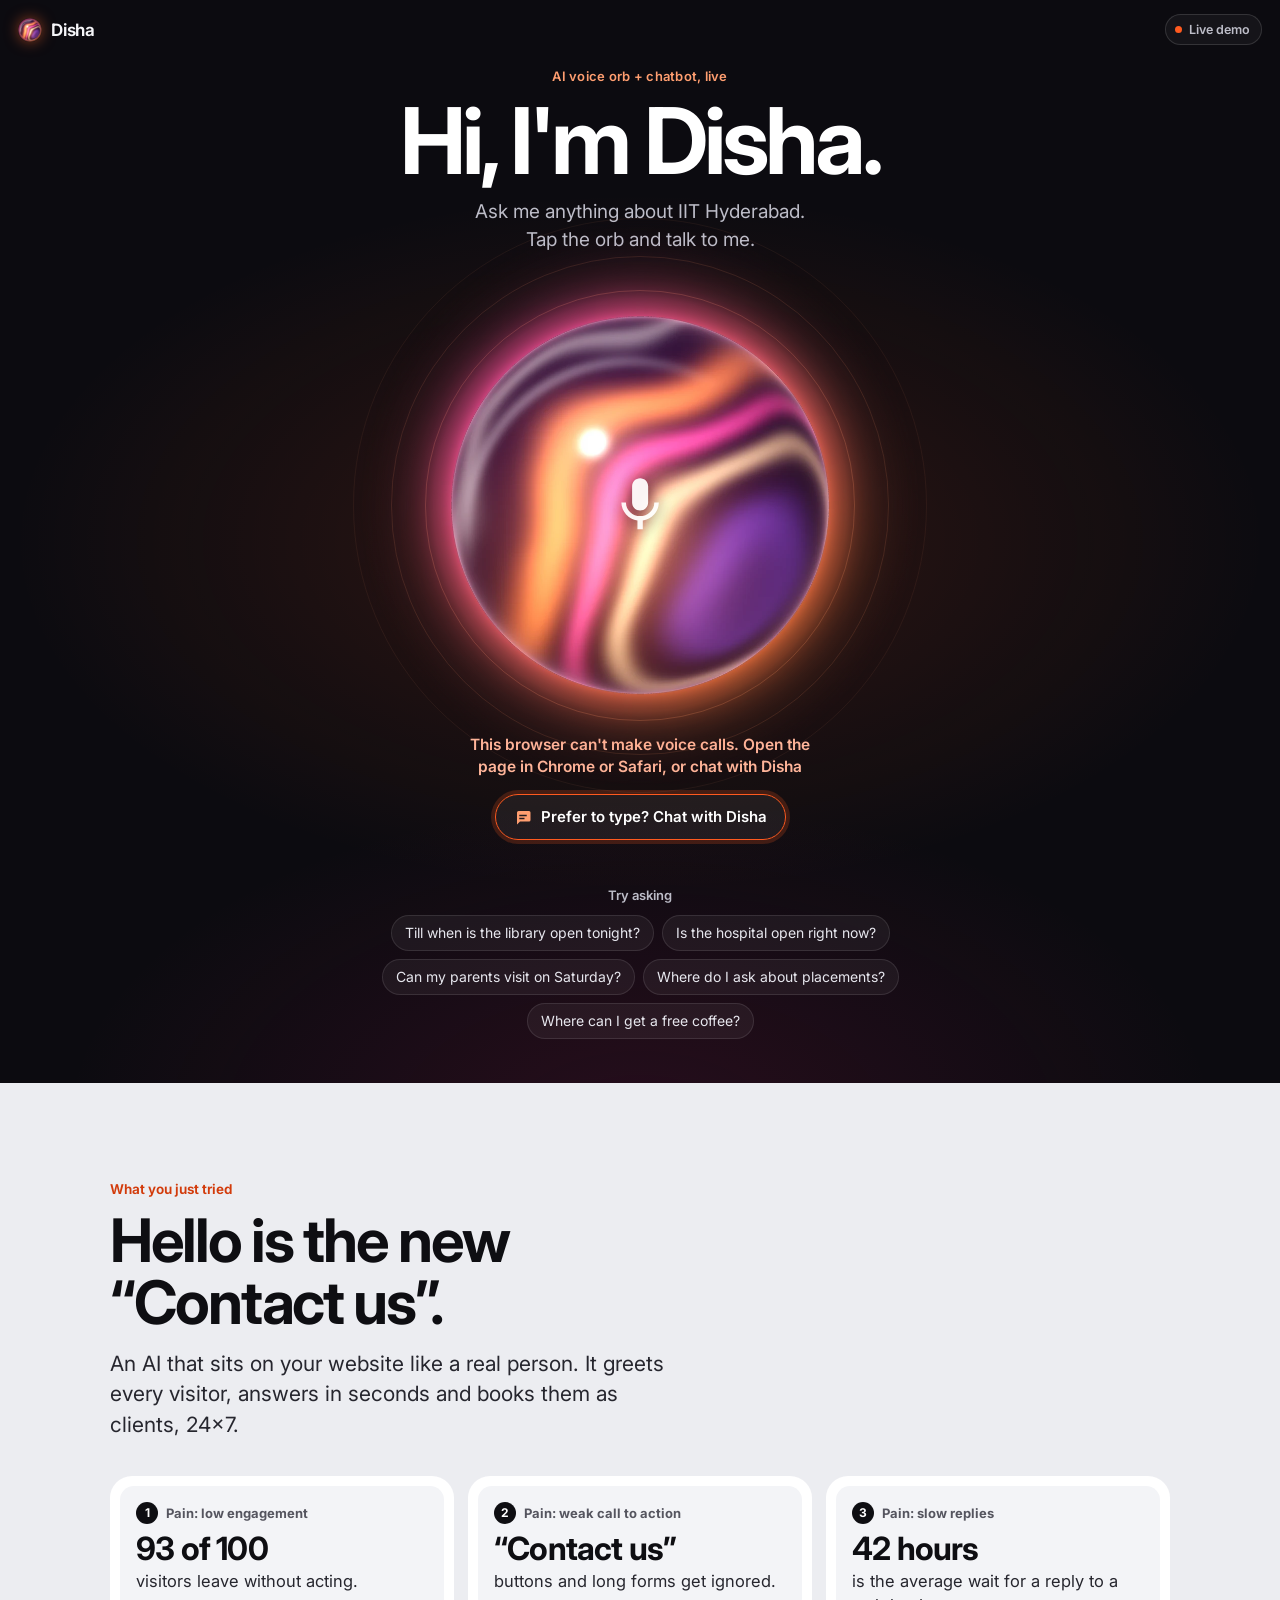
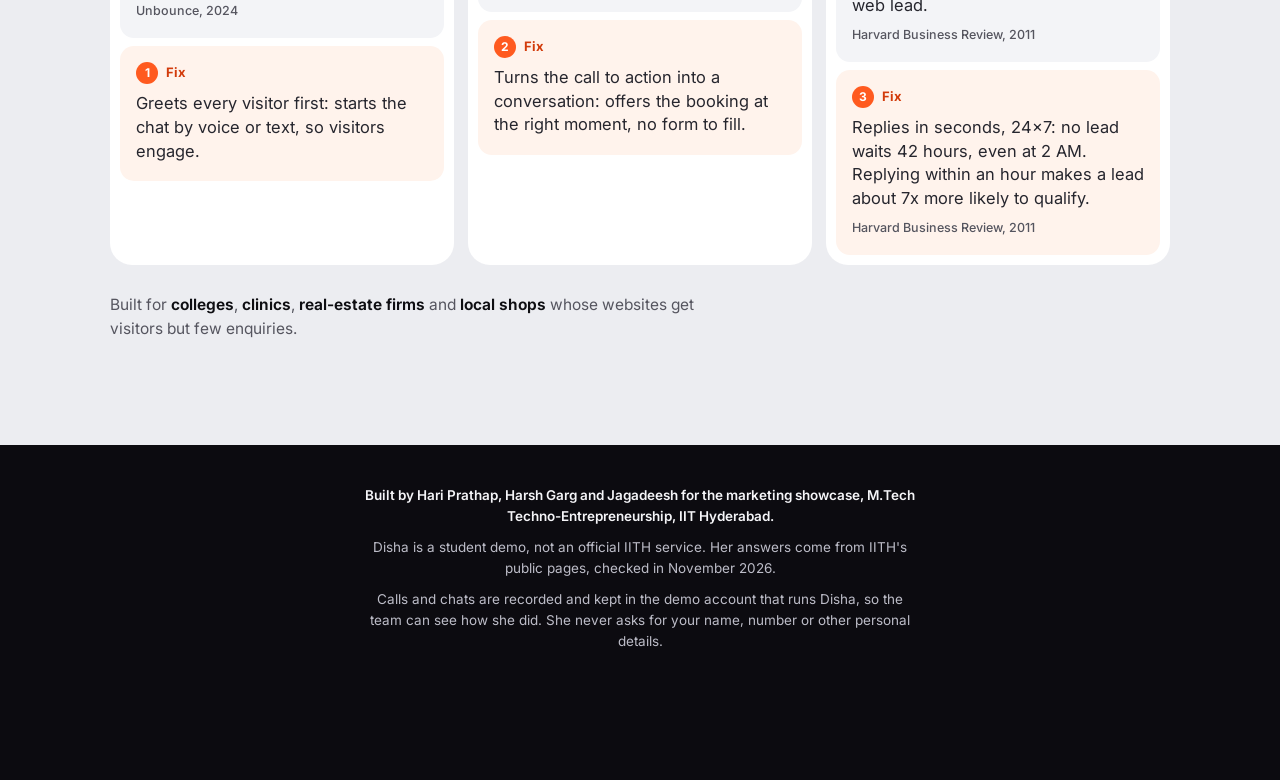
<file: index.html>
<!doctype html>
<html lang="en">
<head>
<meta charset="utf-8">
<meta name="viewport" content="width=device-width, initial-scale=1, viewport-fit=cover">
<title>Talk to Disha · AI voice orb demo</title>
<meta name="description" content="Talk to Disha, a live AI voice orb and chatbot that answers questions about IIT Hyderabad. A student demo for the IITH marketing showcase.">
<meta name="theme-color" content="#0C0B10">
<link rel="icon" href="avatar.png" type="image/png">
<link rel="preconnect" href="https://fonts.googleapis.com">
<link rel="preconnect" href="https://fonts.gstatic.com" crossorigin>
<link rel="preconnect" href="https://api.assistable.ai" crossorigin>
<link rel="preconnect" href="https://createassistants.com" crossorigin>
<link rel="preconnect" href="https://botdisplay.com">
<link rel="preconnect" href="https://unpkg.com" crossorigin>
<link href="https://fonts.googleapis.com/css2?family=Inter:opsz,wght@14..32,400..800&display=swap" rel="stylesheet">
<link rel="preload" href="orb.webp" as="image" type="image/webp">
<link rel="stylesheet" href="style.css">
</head>
<body>
  <header class="bar">
    <a class="brand" href="#top"><span class="mark" aria-hidden="true"></span>Disha</a>
    <span class="pill"><span class="dot" aria-hidden="true"></span>Live demo</span>
  </header>

  <main id="top">
    <section class="stage" id="stage" data-state="loading" aria-labelledby="hello">
      <p class="kicker">AI voice orb + chatbot, live</p>
      <h1 id="hello">Hi, I'm Disha.</h1>
      <p class="lede">Ask me anything about IIT Hyderabad. Tap the orb and talk to me.</p>

      <div class="orb" id="orb">
        <div class="orb-float">
          <span class="ring r1"></span><span class="ring r2"></span><span class="ring r3"></span>
          <img class="orb-img" src="orb.webp" alt="" width="1200" height="1200" fetchpriority="high">
          <span class="orb-glyph" aria-hidden="true">
            <svg class="g-mic" viewBox="0 0 24 24"><path d="M12 14c1.66 0 2.99-1.34 2.99-3L15 5c0-1.66-1.34-3-3-3S9 3.34 9 5v6c0 1.66 1.34 3 3 3zm5.3-3c0 3-2.54 5.1-5.3 5.1S6.7 14 6.7 11H5c0 3.41 2.72 6.23 6 6.72V21h2v-3.28c3.28-.48 6-3.3 6-6.72h-1.7z"/></svg>
            <svg class="g-end" viewBox="0 0 24 24"><path d="M12 9c-1.6 0-3.15.25-4.6.72v3.1c0 .39-.23.74-.56.9-.98.49-1.87 1.12-2.66 1.85-.18.18-.43.28-.7.28-.28 0-.53-.11-.71-.29L.29 13.08a.996.996 0 0 1 0-1.41C3.34 8.78 7.46 7 12 7s8.66 1.78 11.71 4.67a.996.996 0 0 1 0 1.41l-2.48 2.48c-.18.18-.43.29-.71.29-.27 0-.52-.11-.7-.28-.79-.74-1.69-1.36-2.67-1.85a1 1 0 0 1-.56-.9v-3.1C15.15 9.25 13.6 9 12 9z"/></svg>
          </span>
        </div>
        <!-- the voice button script puts its (invisible) call button in here, over the orb -->
        <div class="orb-hit" id="voice-orb-container"></div>
      </div>

      <p class="status" id="status" aria-live="polite">Getting Disha ready…</p>
      <p class="timer" id="timer" hidden></p>

      <button class="chat-cta" id="openChat" type="button">
        <svg viewBox="0 0 24 24" aria-hidden="true"><path d="M4 4h16a2 2 0 0 1 2 2v10a2 2 0 0 1-2 2H8l-4 4V6a2 2 0 0 1 2-2zm3 5v2h10V9H7zm0 4v2h7v-2H7z"/></svg>
        Prefer to type? Chat with Disha
      </button>

      <div class="try">
        <p class="try-label">Try asking</p>
        <ul class="try-list">
          <li>Till when is the library open tonight?</li>
          <li>Is the hospital open right now?</li>
          <li>Can my parents visit on Saturday?</li>
          <li>Where do I ask about placements?</li>
          <li>Where can I get a free coffee?</li>
        </ul>
      </div>
    </section>

    <section class="why" aria-labelledby="why-title">
      <div class="why-inner">
        <p class="eyebrow">What you just tried</p>
        <h2 id="why-title">Hello is the new “Contact us”.</h2>
        <p class="why-lede">An AI that sits on your website like a real person. It greets every visitor, answers in seconds and books them as clients, 24x7.</p>

        <ol class="pairs">
          <li class="pair">
            <div class="pain">
              <span class="tag"><span class="num">1</span>Pain: low engagement</span>
              <span class="big">93 of 100</span>
              visitors leave without acting.
              <span class="src">Unbounce, 2024</span>
            </div>
            <div class="fix">
              <span class="tag"><span class="num">1</span>Fix</span>
              Greets every visitor first: starts the chat by voice or text, so visitors engage.
            </div>
          </li>
          <li class="pair">
            <div class="pain">
              <span class="tag"><span class="num">2</span>Pain: weak call to action</span>
              <span class="big">“Contact us”</span>
              buttons and long forms get ignored.
            </div>
            <div class="fix">
              <span class="tag"><span class="num">2</span>Fix</span>
              Turns the call to action into a conversation: offers the booking at the right moment, no form to fill.
            </div>
          </li>
          <li class="pair">
            <div class="pain">
              <span class="tag"><span class="num">3</span>Pain: slow replies</span>
              <span class="big">42 hours</span>
              is the average wait for a reply to a web lead.
              <span class="src">Harvard Business Review, 2011</span>
            </div>
            <div class="fix">
              <span class="tag"><span class="num">3</span>Fix</span>
              Replies in seconds, 24x7: no lead waits 42 hours, even at 2 AM. Replying within an hour makes a lead about 7x more likely to qualify.
              <span class="src">Harvard Business Review, 2011</span>
            </div>
          </li>
        </ol>

        <p class="segments">Built for <b>colleges</b>, <b>clinics</b>, <b>real-estate firms</b> and <b>local shops</b> whose websites get visitors but few enquiries.</p>
      </div>
    </section>
  </main>

  <footer class="foot">
    <p class="credit">Built by Hari Prathap, Harsh Garg and Jagadeesh for the marketing showcase, M.Tech Techno-Entrepreneurship, IIT Hyderabad.</p>
    <p>Disha is a student demo, not an official IITH service. Her answers come from IITH's public pages, checked in November 2026.</p>
    <p>Calls and chats are recorded and kept in the demo account that runs Disha, so the team can see how she did. She never asks for your name, number or other personal details.</p>
  </footer>

  <script src="app.js"></script>
  <script src="https://botdisplay.com/button.js" defer
    data-color="#FF5A1F"
    data-theme="dark"
    data-icon="mic"
    data-button-text="Talk to Disha"
    data-active-text="End call"
    data-speaking-text="Disha is speaking"
    data-loading-text="Connecting"
    data-container="voice-orb-container"
    data-assistant-id="cmw4noo6e0026l7088wso2r31"
    data-account-id="YjwLoLvdS7bAGG4Ig4zn"></script>
  <script src="https://createassistants.com/chat-widget-v2.js"
    data-widget-id="cmw4okkjj005xl708cd1knq81"
    data-api-url="https://api.assistable.ai"></script>
</body>
</html>
</file>
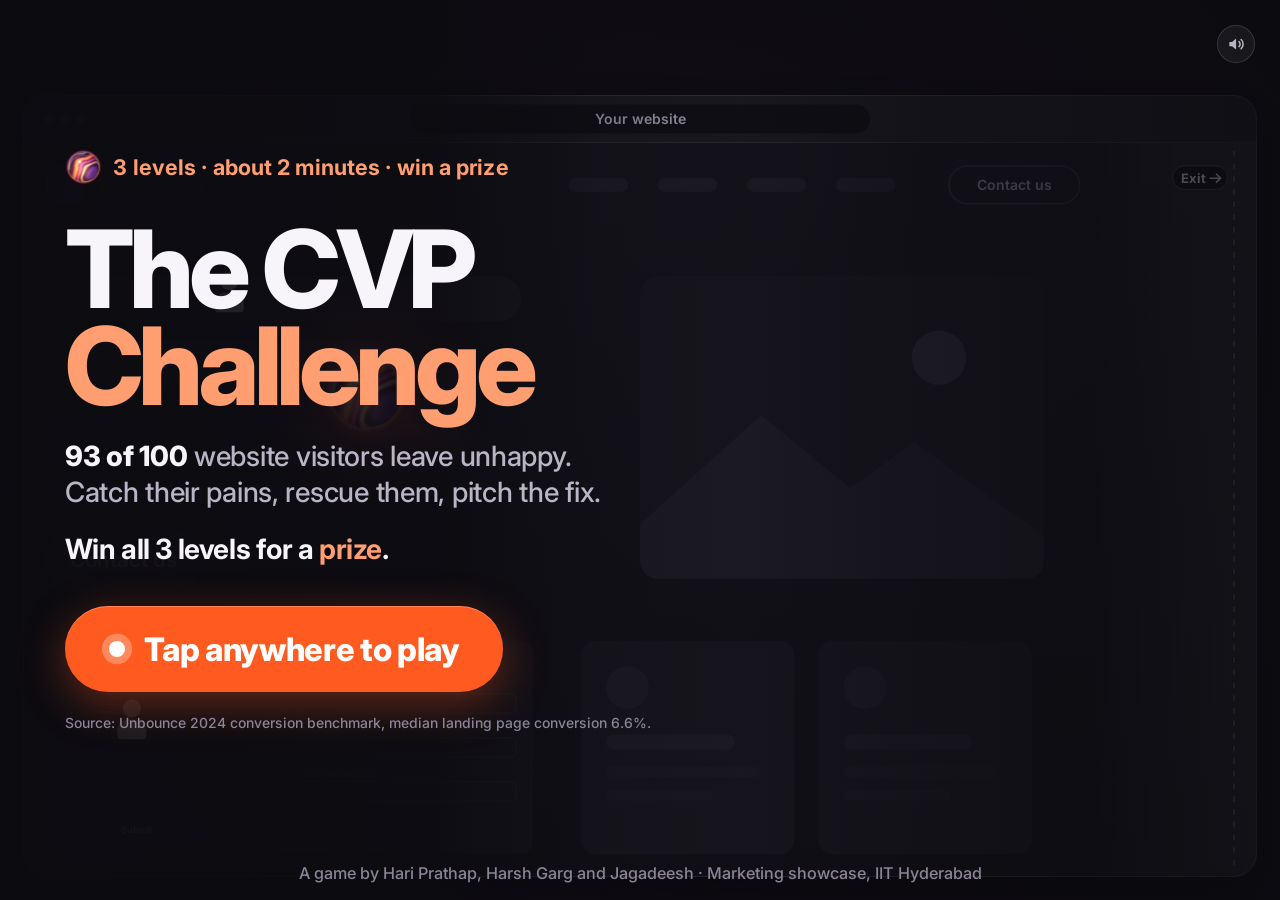
<file: game/index.html>
<!doctype html>
<html lang="en">
<head>
<meta charset="utf-8">
<meta name="viewport" content="width=device-width, initial-scale=1, maximum-scale=1, user-scalable=no, viewport-fit=cover">
<meta name="theme-color" content="#0C0B10">
<meta name="description" content="Rescue the visitors: a 30 second game about websites that say hello first.">
<title>Rescue the visitors</title>
<link rel="preconnect" href="https://fonts.googleapis.com">
<link rel="preconnect" href="https://fonts.gstatic.com" crossorigin>
<!-- Loaded without blocking, so the game still starts at once on bad Wi-Fi or offline (system font fallback). -->
<link rel="stylesheet" href="https://fonts.googleapis.com/css2?family=Inter:opsz,wght@14..32,400..800&display=swap" media="print" onload="this.media='all'">
<link rel="stylesheet" href="style.css">
<link rel="stylesheet" href="challenge.css">
</head>
<body>
<canvas id="stage" aria-label="Game area: a website with visitors walking toward the exit"></canvas>

<header id="hud" class="hud hidden" aria-live="off">
  <div class="hud-brand"><img src="orb.png" alt=""><span>Rescue the visitors</span></div>
  <div class="hud-timer" id="timer-box"><span id="timer">30</span><small>s</small></div>
  <div class="hud-stats">
    <div class="stat" id="stat-greeted"><b id="greeted">0</b><span>Greeted</span></div>
    <div class="stat stat-booked" id="stat-booked"><b id="booked">0</b><span>Booked</span></div>
    <div class="stat stat-lost" id="stat-lost"><b id="lost">0</b><span>Lost</span></div>
  </div>
</header>

<button id="mute" class="mute" type="button" aria-label="Mute sound" title="Mute sound">
  <svg viewBox="0 0 24 24" aria-hidden="true"><path class="spk" d="M4 9.5h3.2L12 5.5v13l-4.8-4H4z"/><path class="waves" d="M15.5 9a4 4 0 0 1 0 6M18 6.5a7.5 7.5 0 0 1 0 11"/><path class="x" d="M16 9.5l5 5M21 9.5l-5 5"/></svg>
</button>

<section id="attract" class="screen attract on" aria-label="Start screen">
  <div class="attract-main">
    <p class="kicker"><img src="orb.png" alt="">3 levels · about 2 minutes · win a prize</p>
    <h1>The CVP <span>Challenge</span></h1>
    <p class="lede"><strong>93 of 100</strong> website visitors leave unhappy. Catch their pains, rescue them, pitch the fix.</p>
    <p class="slogan">Win all 3 levels for a <em>prize</em>.</p>
    <div class="cta" role="button" tabindex="0">Tap anywhere to play</div>
    <p class="foot">Source: Unbounce 2024 conversion benchmark, median landing page conversion 6.6%.</p>
  </div>
  <aside class="board-card">
    <h2>Top 10 <small>Booked</small></h2>
    <ol class="board" id="board-attract"></ol>
  </aside>
  <p class="credit">A game by Hari Prathap, Harsh Garg and Jagadeesh · Marketing showcase, IIT Hyderabad</p>
</section>

<section id="countdown" class="screen countdown" aria-hidden="true">
  <div class="count" id="count">3</div>
  <p class="how">Tap a visitor or drag the orb.<br><span>Say hello before they leave.</span></p>
</section>

<section id="end" class="screen end" aria-hidden="true" aria-label="Results">
  <div class="end-main">
    <p class="kicker"><img src="orb.png" alt="">Time’s up</p>
    <h2 class="result">You booked <em id="r-n">0</em> of <span id="r-m">0</span> visitors <span class="pct">(<span id="r-p">0</span>%)</span></h2>
    <div class="compare">
      <figure><div class="dots" id="dots-you"></div><figcaption>With your orb</figcaption></figure>
      <figure><div class="dots plain" id="dots-norm"></div><figcaption>A normal website</figcaption></figure>
    </div>
    <p class="norm">A normal website keeps 7 in 100.</p>
    <p class="punch">That’s what a front desk that never sleeps does.</p>
    <p class="foot foot-end">Source: Unbounce 2024 conversion benchmark, median landing page conversion 6.6%.</p>
    <form id="initials-form" class="initials" autocomplete="off" hidden>
      <label for="initials">You made the top 10. Type your initials</label>
      <input id="initials" name="initials" maxlength="3" autocomplete="off" autocapitalize="characters" autocorrect="off" spellcheck="false" enterkeyhint="done" placeholder="___" aria-label="Your initials, 3 letters">
      <button type="submit">Save</button>
    </form>
    <p id="saved" class="saved" hidden></p>
    <div class="actions">
      <button id="again" class="btn-primary" type="button">Play again</button>
      <a class="disha" href="https://hari487-coder.github.io/disha-demo/" target="_blank" rel="noopener">Talk to Disha: <b>hari487-coder.github.io/disha-demo</b></a>
    </div>
  </div>
  <aside class="board-card">
    <h2>Top 10 <small>Booked</small></h2>
    <ol class="board" id="board-end"></ol>
  </aside>
  <p class="credit">A game by Hari Prathap, Harsh Garg and Jagadeesh · Marketing showcase, IIT Hyderabad</p>
</section>

<div class="cv-score" id="cv-score" aria-live="off"><b id="cv-points">0</b><span>points</span></div>

<section id="cv-brief" class="cv" aria-hidden="true">
  <div class="cv-in">
    <div class="cv-pips"><i id="cv-pip1"></i><i id="cv-pip2"></i><i id="cv-pip3"></i></div>
    <p class="cv-level" id="cv-b-level">Level 1 of 3</p>
    <h2 class="cv-title" id="cv-b-title"></h2>
    <p class="cv-line" id="cv-b-line"></p>
    <p class="cv-how" id="cv-b-how"></p>
    <button class="cv-go" id="cv-b-go" type="button">Go!</button>
  </div>
</section>

<section id="cv-hunt" class="cv cv-hunt" aria-hidden="true" aria-label="Catch the pains">
  <div class="cv-hunt-top" id="cv-hunt-top">
    <span class="cv-h-stat">😟 <b id="cv-h-caught">0 / 8</b></span>
    <span class="cv-h-stat cv-h-timer"><b id="cv-h-time">25</b>s</span>
    <span class="cv-h-lives" id="cv-h-lives"></span>
  </div>
  <div class="cv-arena" id="cv-arena"></div>
  <p class="cv-h-toast" id="cv-h-toast" aria-live="polite"></p>
</section>

<section id="cv-pitch" class="cv" aria-hidden="true">
  <div class="cv-in">
    <p class="cv-level">Level 3 of 3 · Build the pitch</p>
    <div class="cv-sentence" id="cv-p-sentence"></div>
    <div class="cv-chips" id="cv-p-chips"></div>
    <p class="cv-why" id="cv-p-msg" aria-live="polite"></p>
  </div>
</section>

<section id="cv-result" class="cv" aria-hidden="true">
  <div class="cv-in">
    <p class="cv-r-kicker" id="cv-r-kicker">You won!</p>
    <p class="cv-r-title" id="cv-r-title"></p>
    <ol class="cv-levels" id="cv-r-levels"></ol>
    <div class="cv-prize" id="cv-r-prize" hidden>
      <p>Show this screen at the stand to claim your prize</p>
      <p class="cv-code" id="cv-r-code">CVP-0000</p>
      <small id="cv-r-time"></small>
    </div>
    <p class="cv-points">Score <b id="cv-r-points">0</b></p>
    <p class="cv-learn" id="cv-r-learn"></p>
    <div class="cv-actions">
      <button class="cv-btn primary" id="cv-r-again" type="button">Play again</button>
      <button class="cv-btn" id="cv-r-home" type="button">Back to start</button>
      <a class="cv-btn" href="https://hari487-coder.github.io/disha-demo/" target="_blank" rel="noopener">Talk to Disha</a>
    </div>
  </div>
</section>

<canvas id="cv-confetti" aria-hidden="true"></canvas>

<script src="challenge.js"></script>
<script src="game.js"></script>
</body>
</html>
</file>
<file: style.css>
/* Disha demo. Colours and type follow the poster: Inter, the glass orb, orange #FF5A1F on night. */
:root {
  --night: #0C0B10;
  --paper: #ECEDF1;
  --tile: #FFFFFF;
  --ink: #0E0E12;
  --body: #26262E;
  --muted: #55555F;
  --orange: #FF5A1F;
  --orange-ink: #D23B0B;   /* orange text on light */
  --orange-glow: #FF9E70;  /* orange text on dark */
  --pain: #F3F4F7;
  --fix: #FFF3EC;
  --on-dark: #F5F5F8;
  --on-dark-2: #BDBDC8;
  --line-dark: rgba(255, 255, 255, 0.13);
  --font: "Inter", system-ui, -apple-system, "Segoe UI", Roboto, sans-serif;
  --orb: min(72vw, 42svh, 400px);
  color-scheme: dark;
}
* { box-sizing: border-box; }
html { background: var(--night); -webkit-text-size-adjust: 100%; }
body {
  margin: 0;
  font: 400 16px/1.55 var(--font);
  font-optical-sizing: auto;
  color: var(--on-dark);
  background: var(--night);
  -webkit-font-smoothing: antialiased;
}
a { color: inherit; }
button { font: inherit; }
:focus-visible { outline: 3px solid var(--orange-glow); outline-offset: 3px; border-radius: 10px; }

/* ---------- top bar ---------- */
.bar {
  position: absolute; top: 0; left: 0; right: 0; z-index: 3;
  display: flex; align-items: center; justify-content: space-between;
  padding: max(14px, env(safe-area-inset-top)) 18px 0;
}
.brand { display: inline-flex; align-items: center; gap: 9px; font-weight: 650; font-size: 17px; letter-spacing: -0.01em; text-decoration: none; }
.mark { width: 24px; height: 24px; border-radius: 50%; background: url("avatar.png") center / cover; box-shadow: 0 0 14px rgba(255, 106, 43, 0.5); }
.pill {
  display: inline-flex; align-items: center; gap: 7px;
  font-size: 12.5px; font-weight: 600; color: var(--on-dark-2);
  border: 1px solid var(--line-dark); border-radius: 999px; padding: 5px 11px 5px 9px;
  background: rgba(255, 255, 255, 0.04);
}
.pill .dot { width: 7px; height: 7px; border-radius: 50%; background: var(--orange); animation: beacon 2.2s ease-out infinite; }
@keyframes beacon {
  0% { box-shadow: 0 0 0 0 rgba(255, 90, 31, 0.7); }
  70%, 100% { box-shadow: 0 0 0 8px rgba(255, 90, 31, 0); }
}

/* ---------- stage (the hero) ---------- */
.stage {
  position: relative; overflow: hidden;
  min-height: 100svh;
  display: flex; flex-direction: column; align-items: center; text-align: center;
  padding: calc(66px + env(safe-area-inset-top)) 18px 44px;
  background:
    radial-gradient(70% 46% at 50% 50%, rgba(255, 90, 31, 0.15), transparent 70%),
    radial-gradient(60% 40% at 50% 104%, rgba(181, 24, 92, 0.16), transparent 75%),
    var(--night);
}
.kicker { margin: 0; font-size: 13px; font-weight: 600; letter-spacing: 0.02em; color: var(--orange-glow); }
h1 {
  margin: 10px 0 0;
  font-weight: 680; font-size: clamp(44px, 13vw, 92px); line-height: 0.98; letter-spacing: -0.045em;
  color: #fff;
}
.lede { margin: 12px auto 0; max-width: 30ch; font-size: clamp(16px, 4.3vw, 19px); line-height: 1.45; color: var(--on-dark-2); }

/* the orb: the poster's render is 1.61x the sphere, so the picture spills past the tap circle */
.orb { --lvl: 0; position: relative; flex: none; width: var(--orb); height: var(--orb); margin: clamp(30px, 7svh, 64px) auto 0; }
.orb-float { position: absolute; inset: 0; animation: breathe 5.5s ease-in-out infinite; }
.orb-img {
  position: absolute; left: 50%; top: 50%; width: 161%; height: 161%; max-width: none;
  transform: translate(-50%, -50%) scale(calc(1 + var(--lvl) * 0.12));
  pointer-events: none; user-select: none; -webkit-user-drag: none;
}
@keyframes breathe { 50% { transform: scale(1.025); } }

.ring { position: absolute; inset: -7%; border-radius: 50%; border: 1.5px solid rgba(255, 158, 112, 0.22); pointer-events: none; }
.r2 { inset: -16%; border-color: rgba(255, 158, 112, 0.13); }
.r3 { inset: -26%; border-color: rgba(255, 158, 112, 0.07); }

.orb-glyph { position: absolute; inset: 0; display: grid; place-items: center; pointer-events: none; }
.orb-glyph svg { grid-area: 1 / 1; width: 17%; height: 17%; fill: #fff; opacity: 0.93; filter: drop-shadow(0 2px 8px rgba(40, 0, 30, 0.6)); transition: opacity 0.25s ease; }
.g-end { opacity: 0 !important; }

/* the tap target: the voice button script's own button, stretched over the orb and made invisible */
.orb-hit { position: absolute; inset: 0; z-index: 2; border-radius: 50%; cursor: pointer; -webkit-tap-highlight-color: transparent; }
#vb-call-btn {
  position: absolute !important; inset: 0 !important; width: 100% !important; height: 100% !important;
  min-width: 0 !important; margin: 0 !important; padding: 0 !important; border: 0 !important; border-radius: 50% !important;
  background: transparent !important; color: transparent !important; box-shadow: none !important;
  filter: none !important; opacity: 1 !important; cursor: pointer; overflow: hidden;
}
#vb-call-btn > * {
  position: absolute !important; width: 1px !important; height: 1px !important;
  overflow: hidden !important; clip: rect(0 0 0 0) !important; white-space: nowrap !important;
}
#vb-call-btn:focus-visible { outline: 3px solid var(--orange-glow) !important; outline-offset: 10px; }

/* states, set on .stage by app.js */
.stage[data-state="connecting"] .orb::after {
  content: ""; position: absolute; inset: -4%; border-radius: 50%; pointer-events: none;
  border: 2px solid transparent; border-top-color: var(--orange-glow); border-right-color: rgba(255, 158, 112, 0.35);
  animation: spin 0.9s linear infinite;
}
@keyframes spin { to { transform: rotate(360deg); } }
.stage[data-state="connecting"] .g-mic { opacity: 0.45; }

.stage[data-state="live"] .ring,
.stage[data-state="speaking"] .ring { animation: ripple 2.4s ease-out infinite; }
.stage[data-state="live"] .r2, .stage[data-state="speaking"] .r2 { animation-delay: 0.8s; }
.stage[data-state="live"] .r3, .stage[data-state="speaking"] .r3 { animation-delay: 1.6s; }
.stage[data-state="speaking"] .ring { border-color: rgba(255, 158, 112, 0.42); }
@keyframes ripple { from { transform: scale(0.94); opacity: 1; } to { transform: scale(1.2); opacity: 0; } }

.stage[data-state="live"] .g-mic, .stage[data-state="speaking"] .g-mic { opacity: 0; }
.stage[data-state="live"] .g-end, .stage[data-state="speaking"] .g-end { opacity: 0.93 !important; }
.stage[data-state="live"] .orb-float, .stage[data-state="speaking"] .orb-float { animation: none; }

.status {
  margin: clamp(26px, 5svh, 40px) 0 0; min-height: 1.5em; max-width: 34ch;
  font-size: 15.5px; font-weight: 600; line-height: 1.4; color: var(--orange-glow);
}
.stage[data-state="error"] .status { color: #FFB59A; }
.timer { margin: 6px 0 0; font-size: 13px; font-weight: 500; color: var(--on-dark-2); font-variant-numeric: tabular-nums; }

/* iPhones and Safari: no voice level, so the orb pulses on a steady beat during a call */
.stage.no-level[data-state="live"] .orb-float { animation: talkpulse 1.8s ease-in-out infinite; }
@keyframes talkpulse { 50% { transform: scale(1.04); } }

.chat-cta {
  margin-top: 16px; display: inline-flex; align-items: center; gap: 9px;
  font-weight: 600; font-size: 15px; line-height: 1; color: #fff;
  background: rgba(255, 255, 255, 0.06); border: 1px solid var(--line-dark); border-radius: 999px;
  padding: 13px 18px; cursor: pointer; transition: background 0.2s ease, border-color 0.2s ease, box-shadow 0.2s ease;
}
.chat-cta:hover { background: rgba(255, 255, 255, 0.1); }
.chat-cta svg { width: 18px; height: 18px; fill: var(--orange-glow); flex: none; }
.chat-cta.nudge { border-color: var(--orange); box-shadow: 0 0 0 4px rgba(255, 90, 31, 0.2); }

.try { margin-top: clamp(28px, 5svh, 48px); width: 100%; max-width: 600px; }
.try-label { margin: 0 0 10px; font-size: 13px; font-weight: 600; color: var(--on-dark-2); }
.try-list { list-style: none; margin: 0; padding: 0; display: flex; flex-wrap: wrap; justify-content: center; gap: 8px; }
.try-list li {
  font-size: 14px; line-height: 1.3; color: #E7E7EE;
  background: rgba(255, 255, 255, 0.05); border: 1px solid rgba(255, 255, 255, 0.1);
  border-radius: 999px; padding: 8px 13px;
}

/* ---------- why it matters (light, like the poster's tiles) ---------- */
.why { background: var(--paper); color: var(--body); padding: 64px 18px 76px; color-scheme: light; }
.why-inner { max-width: 1060px; margin: 0 auto; }
.eyebrow { margin: 0; font-size: 13.5px; font-weight: 650; color: var(--orange-ink); }
.why h2 { margin: 10px 0 0; max-width: 15ch; font-weight: 680; font-size: clamp(34px, 8.6vw, 60px); line-height: 1.02; letter-spacing: -0.038em; color: var(--ink); }
.why-lede { margin: 16px 0 0; max-width: 44ch; font-size: clamp(17px, 4.4vw, 21px); line-height: 1.45; color: var(--body); }

.pairs { list-style: none; margin: 36px 0 0; padding: 0; display: grid; gap: 14px; }
.pair { background: var(--tile); border-radius: 22px; padding: 10px; display: grid; gap: 8px; align-content: start; }
.pain, .fix { border-radius: 14px; padding: 16px 16px 18px; font-size: 16.5px; line-height: 1.45; color: var(--body); }
.pain { background: var(--pain); }
.fix { background: var(--fix); }
.tag { display: flex; align-items: center; gap: 8px; margin-bottom: 8px; font-size: 13px; font-weight: 700; }
.pain .tag { color: var(--muted); }
.fix .tag { color: var(--orange-ink); }
.num { display: inline-grid; place-items: center; width: 22px; height: 22px; border-radius: 50%; font-size: 12px; font-weight: 700; color: #fff; background: var(--ink); flex: none; }
.fix .num { background: var(--orange); }
.big { display: block; margin: 2px 0 4px; font-size: 32px; line-height: 1.05; font-weight: 700; letter-spacing: -0.025em; color: var(--ink); }
.src { display: block; margin-top: 8px; font-size: 12.5px; font-weight: 500; color: var(--muted); }
.segments { margin: 28px 0 0; max-width: 60ch; font-size: 15.5px; color: var(--muted); }
.segments b { color: var(--ink); font-weight: 650; }

@media (min-width: 860px) {
  .pairs { grid-template-columns: repeat(3, 1fr); }
  .why { padding: 96px 32px 104px; }
}

/* ---------- footer ---------- */
.foot {
  background: var(--night); color: var(--on-dark-2);
  padding: 40px 18px calc(118px + env(safe-area-inset-bottom));
  text-align: center; font-size: 13.5px; line-height: 1.55;
}
.foot p { margin: 0 auto 10px; max-width: 62ch; }
.foot .credit { color: var(--on-dark); font-weight: 600; }

@media (prefers-reduced-motion: reduce) {
  .orb-float, .ring, .pill .dot, .orb::after { animation: none !important; }
  .orb-img { transform: translate(-50%, -50%); }
}
</file>
<file: game/style.css>
/* Rescue the visitors: stand game styles */
:root {
  --bg: #0C0B10;
  --ink: #F7F5FA;
  --muted: #BAB5C6;
  --dim: #8A8496;
  --line: rgba(255, 255, 255, .10);
  --orange: #FF5A1F;
  --orange-ink: #FF9E70;
  --yellow: #FFC21A;
  --card: rgba(19, 17, 26, .78);
  --font: "Inter", system-ui, -apple-system, "Segoe UI", Roboto, Helvetica, Arial, sans-serif;
  --hud-h: clamp(64px, 10.5vh, 124px);
  --gut: clamp(16px, 4.5vmin, 72px);
}

* { box-sizing: border-box; margin: 0; padding: 0; }
[hidden] { display: none !important; }

html, body {
  height: 100%;
  background: var(--bg);
  color: var(--ink);
  font-family: var(--font);
  font-optical-sizing: auto;
  overflow: hidden;
  overscroll-behavior: none;
  touch-action: none;
  -webkit-user-select: none;
  user-select: none;
  -webkit-tap-highlight-color: transparent;
  -webkit-text-size-adjust: 100%;
  -webkit-font-smoothing: antialiased;
  -moz-osx-font-smoothing: grayscale;
}
body { position: fixed; inset: 0; }
button, input { font: inherit; color: inherit; }

#stage { position: fixed; inset: 0; display: block; touch-action: none; cursor: crosshair; }

/* ---------- HUD ---------- */
.hud {
  position: fixed; top: 0; left: 0; right: 0; height: var(--hud-h); z-index: 3;
  display: grid; grid-template-columns: 1fr auto 1fr; align-items: center;
  padding: 0 clamp(14px, 3vmin, 56px);
  pointer-events: none;
  transition: opacity .35s ease;
}
.hud.hidden { opacity: 0; visibility: hidden; }
.hud-brand { display: flex; align-items: center; gap: .55em; font-weight: 700; font-size: clamp(14px, 2.4vmin, 28px); letter-spacing: -.01em; }
.hud-brand img { width: 1.9em; height: 1.9em; }
.hud-timer {
  display: flex; align-items: baseline; gap: .06em;
  font-weight: 800; font-size: clamp(36px, 7vmin, 84px); line-height: 1;
  font-variant-numeric: tabular-nums; letter-spacing: -.04em;
}
.hud-timer small { font-size: .4em; font-weight: 700; color: var(--muted); letter-spacing: 0; }
.hud-timer.hurry { color: var(--orange-ink); animation: tick 1s ease-in-out infinite; }
@keyframes tick { 0%, 100% { transform: scale(1); } 12% { transform: scale(1.12); } }

.hud-stats { justify-self: end; display: flex; gap: clamp(14px, 3.4vmin, 56px); }
.stat { display: flex; flex-direction: column; align-items: center; line-height: 1; min-width: 2.2em; }
.stat b { display: block; font-size: clamp(30px, 6.4vmin, 76px); font-weight: 800; font-variant-numeric: tabular-nums; letter-spacing: -.035em; }
.stat span { margin-top: .4em; font-size: clamp(11px, 1.8vmin, 21px); font-weight: 600; color: var(--muted); letter-spacing: .01em; }
.stat-booked b { color: var(--orange-ink); }
.stat-lost b { color: var(--dim); }
.stat.bump b { animation: bump .45s cubic-bezier(.2, 1.6, .4, 1); }
@keyframes bump { 0% { transform: scale(1); } 35% { transform: scale(1.3); } 100% { transform: scale(1); } }

/* ---------- mute ---------- */
.mute {
  position: fixed; z-index: 30; top: 8px; right: 8px; width: 40px; height: 40px;
  display: grid; place-items: center; padding: 0;
  border-radius: 999px; border: 1px solid rgba(255, 255, 255, .14);
  background: rgba(255, 255, 255, .05); color: var(--muted);
  cursor: pointer; touch-action: manipulation;
  transition: background .2s, color .2s;
}
.mute:hover { background: rgba(255, 255, 255, .1); color: var(--ink); }
.mute:focus-visible { outline: 2px solid var(--orange-ink); outline-offset: 2px; }
.mute svg { width: 56%; height: 56%; fill: none; stroke: currentColor; stroke-width: 1.8; stroke-linecap: round; stroke-linejoin: round; }
.mute .spk { fill: currentColor; stroke: none; }
.mute .x { display: none; }
.mute.off .waves { display: none; }
.mute.off .x { display: inline; }

/* ---------- screens ---------- */
.screen {
  position: fixed; inset: 0; z-index: 10;
  opacity: 0; visibility: hidden;
  transition: opacity .45s ease, visibility 0s linear .45s;
}
.screen.on { opacity: 1; visibility: visible; transition: opacity .45s ease; }

.kicker { display: flex; align-items: center; gap: .55em; color: var(--orange-ink); font-weight: 700; font-size: clamp(14px, 2.4vmin, 28px); letter-spacing: .005em; }
.kicker img { width: 1.7em; height: 1.7em; }

.foot { margin-top: 1.6em; font-size: clamp(11px, 1.55vmin, 17px); color: var(--dim); font-weight: 500; }
.credit {
  position: absolute; left: 0; right: 0; bottom: calc(var(--gut) * .42);
  padding: 0 var(--gut); text-align: center;
  font-size: clamp(11px, 1.8vmin, 20px); color: var(--dim); font-weight: 500;
}

/* attract */
.attract {
  display: flex; justify-content: space-between; align-items: center; gap: 4vw;
  padding: var(--gut) calc(var(--gut) * 1.6) calc(var(--gut) * 1.5);
  cursor: pointer;
  background:
    linear-gradient(90deg, rgba(12, 11, 16, .95) 0%, rgba(12, 11, 16, .86) 34%, rgba(12, 11, 16, .25) 47%, rgba(12, 11, 16, .12) 58%, rgba(12, 11, 16, .45) 72%, rgba(12, 11, 16, .7) 100%);
}
.attract-main { flex: 0 1 auto; max-width: 46vw; }
.attract .board-card { flex: 0 0 auto; width: clamp(320px, 23vw, 460px); }
.attract h1 { margin-top: .32em; font-size: clamp(46px, 12vmin, 156px); line-height: .9; font-weight: 800; letter-spacing: -.05em; }
.attract h1 span { display: block; color: var(--orange-ink); }
.lede { margin-top: .9em; max-width: 21em; font-size: clamp(17px, 3.1vmin, 36px); line-height: 1.28; color: var(--muted); font-weight: 500; letter-spacing: -.01em; }
.lede strong { color: var(--ink); font-weight: 800; }
.slogan { margin-top: .75em; font-size: clamp(17px, 3.1vmin, 36px); font-weight: 700; letter-spacing: -.015em; }
.slogan em { font-style: normal; color: var(--orange-ink); }
.cta {
  margin-top: 1.25em; display: inline-flex; align-items: center; gap: .6em;
  padding: .72em 1.35em; border-radius: 999px;
  background: var(--orange); color: #fff;
  font-weight: 800; font-size: clamp(19px, 3.6vmin, 44px); letter-spacing: -.01em;
  box-shadow: 0 12px 44px rgba(255, 90, 31, .35), inset 0 1px 0 rgba(255, 255, 255, .25);
  animation: breathe 1.9s ease-in-out infinite;
}
.cta::before { content: ""; width: .5em; height: .5em; border-radius: 50%; background: #fff; box-shadow: 0 0 0 .22em rgba(255, 255, 255, .28); }
@keyframes breathe {
  0%, 100% { transform: scale(1); box-shadow: 0 12px 44px rgba(255, 90, 31, .30), inset 0 1px 0 rgba(255, 255, 255, .25); }
  50% { transform: scale(1.04); box-shadow: 0 12px 70px rgba(255, 90, 31, .60), inset 0 1px 0 rgba(255, 255, 255, .25); }
}

/* leaderboard card */
.board-card {
  align-self: center; width: 100%;
  background: var(--card); border: 1px solid var(--line);
  border-radius: clamp(16px, 2.4vmin, 30px);
  padding: clamp(14px, 2.8vmin, 36px) clamp(16px, 3.2vmin, 42px);
  -webkit-backdrop-filter: blur(14px); backdrop-filter: blur(14px);
  box-shadow: 0 30px 80px rgba(0, 0, 0, .45);
}
.board-card h2 { display: flex; justify-content: space-between; align-items: baseline; font-size: clamp(19px, 3.3vmin, 38px); font-weight: 800; letter-spacing: -.02em; margin-bottom: .4em; }
.board-card h2 small { font-size: .5em; color: var(--dim); font-weight: 600; letter-spacing: 0; }
.board { list-style: none; }
.board li {
  display: grid; grid-template-columns: 1.6em 1fr auto 3.3em; align-items: baseline; gap: .55em;
  padding: .36em 0; border-top: 1px solid rgba(255, 255, 255, .07);
  font-size: clamp(14px, 2.75vmin, 31px); font-variant-numeric: tabular-nums;
}
.board li:first-child { border-top: 0; }
.board .rk { color: var(--dim); font-weight: 700; }
.board .nm { font-weight: 800; letter-spacing: .14em; }
.board .sc { color: var(--muted); font-weight: 500; font-size: .78em; }
.board .pc { text-align: right; font-weight: 800; color: var(--orange-ink); }
.board li:first-child .rk { color: var(--orange-ink); }
.board li.me { background: linear-gradient(90deg, rgba(255, 90, 31, .26), rgba(255, 90, 31, 0)); border-radius: 10px; margin: 0 -.45em; padding-left: .45em; padding-right: .45em; border-top-color: transparent; }
.board li.me + li { border-top-color: transparent; }
.board li.empty { display: block; color: var(--muted); font-weight: 500; padding: .7em 0 .4em; font-size: clamp(14px, 2.4vmin, 26px); }

/* countdown */
.countdown {
  display: flex; flex-direction: column; align-items: center; justify-content: center;
  pointer-events: none;
  background: radial-gradient(circle at 50% 56%, rgba(12, 11, 16, .30), rgba(12, 11, 16, .72));
}
.count { font-size: clamp(120px, 36vmin, 400px); font-weight: 800; letter-spacing: -.06em; line-height: .9; text-shadow: 0 0 80px rgba(255, 90, 31, .5); }
.count.go { color: var(--orange-ink); }
.count.pop { animation: pop .5s cubic-bezier(.2, 1.5, .4, 1); }
@keyframes pop { 0% { transform: scale(.55); opacity: 0; } 100% { transform: scale(1); opacity: 1; } }
.how { margin-top: .7em; padding: 0 var(--gut); text-align: center; font-size: clamp(19px, 3.8vmin, 46px); font-weight: 700; line-height: 1.3; letter-spacing: -.015em; }
.how span { color: var(--orange-ink); }

/* end */
.end {
  display: grid; grid-template-columns: minmax(0, 1.3fr) minmax(300px, .7fr);
  align-items: center; column-gap: 5vw;
  padding: var(--gut) calc(var(--gut) * 1.6) calc(var(--gut) * 1.5);
  background: rgba(12, 11, 16, .9);
  overflow-y: auto; touch-action: pan-y;
}
.result { margin-top: .35em; font-size: clamp(30px, 6.6vmin, 86px); line-height: 1.02; font-weight: 800; letter-spacing: -.04em; max-width: 13em; }
.result em, .result .pct { font-style: normal; color: var(--orange-ink); }
.compare { display: flex; gap: clamp(18px, 4.4vmin, 60px); margin-top: clamp(16px, 3.4vmin, 44px); }
.compare figure { display: flex; flex-direction: column; gap: .7em; }
.dots { display: grid; grid-template-columns: repeat(10, 1fr); gap: clamp(3px, .6vmin, 8px); width: clamp(104px, 17vmin, 210px); }
.dots i { display: block; aspect-ratio: 1 / 1; border-radius: 50%; background: rgba(255, 255, 255, .13); transition: background .3s ease, box-shadow .3s ease; }
.dots i.on { background: var(--orange); box-shadow: 0 0 10px rgba(255, 90, 31, .55); }
.dots.plain i.on { background: #D9D4E2; box-shadow: none; }
figcaption { font-size: clamp(13px, 2.1vmin, 24px); color: var(--muted); font-weight: 600; }
.norm { margin-top: clamp(16px, 3.2vmin, 40px); font-size: clamp(18px, 3.4vmin, 40px); font-weight: 600; letter-spacing: -.015em; }
.punch { margin-top: .2em; font-size: clamp(18px, 3.4vmin, 40px); font-weight: 800; color: var(--orange-ink); letter-spacing: -.02em; }
.foot-end { margin-top: .9em; }
.initials input::placeholder { letter-spacing: .22em; }

.initials { display: flex; flex-wrap: wrap; align-items: center; gap: .7em; margin-top: clamp(16px, 3.2vmin, 40px); font-size: clamp(14px, 2.3vmin, 26px); }
.initials label { width: 100%; font-weight: 700; }
.initials input {
  width: 4.4em; padding: .14em .2em .14em .4em;
  font-size: clamp(30px, 5.4vmin, 62px); font-weight: 800; letter-spacing: .22em; text-transform: uppercase; text-align: center;
  background: rgba(255, 255, 255, .06); border: 2px solid rgba(255, 158, 112, .55); border-radius: 14px;
  outline: none; caret-color: var(--orange);
  -webkit-user-select: text; user-select: text; touch-action: manipulation;
}
.initials input::placeholder { color: rgba(255, 255, 255, .18); }
.initials input:focus { border-color: var(--orange); box-shadow: 0 0 0 5px rgba(255, 90, 31, .25); }
.initials button {
  padding: .75em 1.4em; border-radius: 999px; border: 1px solid rgba(255, 255, 255, .2);
  background: rgba(255, 255, 255, .1); font-weight: 800; cursor: pointer; touch-action: manipulation;
}
.initials button:hover { background: rgba(255, 255, 255, .16); }
.saved { margin-top: clamp(16px, 3.2vmin, 40px); font-size: clamp(15px, 2.4vmin, 28px); font-weight: 700; }

.actions { display: flex; flex-wrap: wrap; align-items: center; gap: clamp(14px, 3.4vmin, 44px); margin-top: clamp(18px, 3.8vmin, 48px); }
.btn-primary {
  padding: .6em 1.5em; border: 0; border-radius: 999px;
  background: var(--orange); color: #fff;
  font-weight: 800; font-size: clamp(21px, 4vmin, 48px); letter-spacing: -.01em;
  cursor: pointer; touch-action: manipulation;
  box-shadow: 0 12px 44px rgba(255, 90, 31, .38), inset 0 1px 0 rgba(255, 255, 255, .25);
  transition: transform .15s ease;
}
.btn-primary:hover { transform: scale(1.03); }
.btn-primary:active { transform: scale(.98); }
.btn-primary:focus-visible, .initials button:focus-visible, .disha:focus-visible { outline: 3px solid var(--orange-ink); outline-offset: 4px; }
.disha { color: var(--ink); font-weight: 600; font-size: clamp(14px, 2.4vmin, 28px); text-decoration: none; line-height: 1.35; }
.disha b { color: var(--orange-ink); font-weight: 700; border-bottom: 2px solid rgba(255, 158, 112, .5); white-space: nowrap; }

/* ---------- portrait and phones ---------- */
@media (max-aspect-ratio: 1/1) {
  :root { --hud-h: clamp(66px, 10vh, 108px); --gut: clamp(16px, 5vw, 48px); }
  .hud { grid-template-columns: auto 1fr; }
  .hud-brand { display: none; }
  .hud-timer { font-size: clamp(36px, 10vw, 84px); }
  .hud-stats { gap: clamp(14px, 6vw, 48px); }
  .stat b { font-size: clamp(28px, 8.6vw, 76px); }
  .stat span { font-size: clamp(11px, 3vw, 21px); }

  .attract, .end {
    grid-template-columns: 1fr; align-content: start; row-gap: clamp(16px, 3vh, 36px);
    padding: calc(var(--gut) * 1.1) var(--gut) calc(var(--gut) * 3.2);
  }
  .attract {
    flex-direction: column; justify-content: flex-start; align-items: stretch; gap: clamp(16px, 3vh, 36px);
    background: linear-gradient(180deg, rgba(12, 11, 16, .94) 0%, rgba(12, 11, 16, .8) 46%, rgba(12, 11, 16, .6) 72%, rgba(12, 11, 16, .92) 100%);
  }
  .attract-main { max-width: none; }
  .attract .board-card { width: 100%; }
  .attract h1 { font-size: clamp(46px, 14vw, 120px); }
  .lede, .slogan { font-size: clamp(16px, 4.4vw, 34px); }
  .cta { font-size: clamp(18px, 5vw, 40px); }
  .foot { margin-top: 1em; }
  .board li { font-size: clamp(14px, 4.1vw, 30px); padding: .26em 0; }
  .board-card { padding: clamp(12px, 3.6vw, 32px) clamp(14px, 4.4vw, 36px); }
  .credit { font-size: clamp(11px, 3vw, 20px); }
  .end { background: rgba(12, 11, 16, .93); }
  .end .credit { position: static; padding: 0; margin-top: 8px; text-align: left; }
  .result { font-size: clamp(30px, 8.6vw, 80px); }
  .norm, .punch { font-size: clamp(17px, 4.8vw, 38px); }
  .dots { width: clamp(100px, 30vw, 200px); }
  .btn-primary { font-size: clamp(20px, 5.6vw, 44px); }
  .disha { font-size: clamp(14px, 3.8vw, 26px); }
}

@media (max-height: 520px) and (min-aspect-ratio: 1/1) {
  .board li { padding: .18em 0; font-size: 13px; }
  .attract h1 { font-size: 44px; }
  .foot { display: none; }
}
</file>
<file: game/challenge.css>
/* The CVP Challenge screens. Sits over the game canvas; the game's demo keeps playing behind. */
.cv {
  position: fixed; inset: 0; z-index: 20; display: none;
  align-items: center; justify-content: center; padding: 64px var(--gut) 32px;
  background: radial-gradient(70% 60% at 50% 40%, rgba(255, 90, 31, .14), transparent 70%), rgba(12, 11, 16, .86);
  backdrop-filter: blur(6px); -webkit-backdrop-filter: blur(6px);
  overflow-y: auto;
}
.cv.on { display: flex; animation: cv-in .35s ease both; }
.cv-in { width: min(720px, 100%); text-align: center; }
@keyframes cv-in { from { opacity: 0; } to { opacity: 1; } }

/* score pill */
.cv-score {
  position: fixed; z-index: 25; top: 10px; left: 50%; transform: translateX(-50%);
  display: none; align-items: baseline; gap: 8px; padding: 7px 16px; border-radius: 999px;
  background: rgba(255, 255, 255, .07); border: 1px solid var(--line); font-weight: 700;
}
.cv-score.on { display: flex; }
.cv-score b { font-size: 20px; color: var(--yellow); font-variant-numeric: tabular-nums; }
.cv-score span { font-size: 12px; color: var(--muted); }
.cv-score.bump { animation: cv-bump .35s ease; }
@keyframes cv-bump { 40% { transform: translateX(-50%) scale(1.18); } }
.cv-float {
  position: fixed; z-index: 40; transform: translate(-50%, 0); pointer-events: none;
  font-weight: 800; font-size: 22px; color: var(--yellow); text-shadow: 0 2px 12px rgba(255, 194, 26, .5);
  animation: cv-float .9s ease-out forwards;
}
@keyframes cv-float { to { transform: translate(-50%, -70px); opacity: 0; } }

/* level brief */
.cv-pips { display: flex; justify-content: center; gap: 8px; margin-bottom: 18px; }
.cv-pips i { width: 34px; height: 6px; border-radius: 3px; background: rgba(255, 255, 255, .12); }
.cv-pips i.done { background: var(--orange); }
.cv-pips i.now { background: var(--yellow); animation: cv-pulse 1.2s ease-in-out infinite; }
@keyframes cv-pulse { 50% { opacity: .45; } }
.cv-level { margin: 0; color: var(--orange-ink); font-weight: 700; font-size: 15px; letter-spacing: .02em; }
.cv-title { margin: 8px 0 0; font-size: clamp(40px, 9vw, 76px); font-weight: 750; line-height: 1; letter-spacing: -.04em; }
.cv-line { margin: 16px auto 0; max-width: 32ch; font-size: clamp(18px, 3.4vw, 24px); font-weight: 600; line-height: 1.35; }
.cv-how { margin: 12px auto 0; max-width: 46ch; font-size: clamp(15px, 2.6vw, 18px); line-height: 1.5; color: var(--muted); }
.cv-go {
  margin-top: 28px; min-width: 220px; padding: 18px 32px; border: 0; border-radius: 999px; cursor: pointer;
  font: 750 20px/1 var(--font); color: #fff; background: var(--orange);
  box-shadow: 0 10px 34px rgba(255, 90, 31, .45); animation: cv-breathe 1.8s ease-in-out infinite;
}
.cv-go:focus-visible, .cv-opt:focus-visible, .cv-chip:focus-visible, .cv-btn:focus-visible { outline: 3px solid var(--yellow); outline-offset: 3px; }
@keyframes cv-breathe { 50% { transform: scale(1.05); } }

/* level 1: canvas sort */
.cv-q-top { display: flex; justify-content: space-between; align-items: center; font-weight: 700; color: var(--muted); font-size: 14px; }
.cv-streak { color: var(--yellow); }
.cv-bar { height: 8px; margin: 10px 0 18px; border-radius: 4px; background: rgba(255, 255, 255, .1); overflow: hidden; }
.cv-bar i { display: block; height: 100%; background: linear-gradient(90deg, var(--orange), var(--yellow)); transform-origin: left; }
.cv-card {
  padding: clamp(22px, 5vw, 40px); border-radius: 24px; background: #fff; color: #0E0E12;
  font-size: clamp(21px, 4.6vw, 32px); font-weight: 650; line-height: 1.28; letter-spacing: -.01em;
  box-shadow: 0 24px 60px rgba(0, 0, 0, .45); transition: box-shadow .25s ease;
}
.cv-card.deal { animation: cv-deal .45s cubic-bezier(.2, 1.3, .4, 1) both; }
@keyframes cv-deal { from { transform: translateY(40px) rotate(-3deg) scale(.92); opacity: 0; } }
.cv-card.good { box-shadow: 0 0 0 5px #4ADE80, 0 24px 60px rgba(74, 222, 128, .35); }
.cv-card.shake, .cv-gap.shake { animation: cv-shake .45s ease; }
@keyframes cv-shake { 20%, 60% { transform: translateX(-10px); } 40%, 80% { transform: translateX(10px); } }
.cv-q-ask { margin: 22px 0 12px; color: var(--muted); font-weight: 600; font-size: 15px; }
.cv-opts { display: grid; grid-template-columns: repeat(3, 1fr); gap: 12px; }
.cv-opt {
  --c: #fff; min-height: 76px; padding: 12px; border-radius: 18px; cursor: pointer;
  border: 2px solid var(--c); background: color-mix(in srgb, var(--c) 14%, transparent);
  color: #fff; font: 700 clamp(15px, 3.2vw, 19px)/1.2 var(--font); transition: transform .12s ease, background .2s ease;
}
.cv-opt:hover:not(:disabled) { transform: translateY(-3px); background: color-mix(in srgb, var(--c) 26%, transparent); }
.cv-opt:active:not(:disabled) { transform: scale(.96); }
.cv-opt:disabled { cursor: default; opacity: .4; }
.cv-opt.right { opacity: 1; background: var(--c); color: #0E0E12; transform: scale(1.04); }
.cv-opt.wrong { opacity: 1; background: #3a1414; border-color: #FF6B6B; animation: cv-shake .4s ease; }
.c-job { --c: #8AB4FF; } .c-pain { --c: #FF6B6B; } .c-gain { --c: #4ADE80; }
.c-relief { --c: #FF9E70; } .c-create { --c: #FFC21A; } .c-product { --c: #C4B5FD; }
.cv-why { min-height: 3em; margin: 16px auto 0; max-width: 46ch; font-size: clamp(15px, 2.8vw, 18px); line-height: 1.45; font-weight: 600; }
.cv-why.good { color: #86EFAC; } .cv-why.bad { color: #FFB59A; }

/* level 1: catch the pains */
.cv.cv-hunt { padding: 0; display: none; flex-direction: column; align-items: stretch; justify-content: flex-start; overflow: hidden;
  background: radial-gradient(80% 60% at 50% 50%, rgba(255, 90, 31, .10), transparent 70%), rgba(12, 11, 16, .82); }
.cv.cv-hunt.on { display: flex; }
.cv-hunt-top { display: flex; justify-content: space-between; align-items: center; gap: 12px; padding: 58px var(--gut) 8px; font-weight: 700; }
.cv-hunt-top.shake { animation: cv-shake .45s ease; }
.cv-h-stat { font-size: clamp(18px, 3.4vw, 26px); }
.cv-h-stat b { font-variant-numeric: tabular-nums; }
.cv-h-timer.hurry { color: var(--orange-ink); animation: cv-pulse .5s ease-in-out infinite; }
.cv-h-lives i { font-style: normal; font-size: clamp(20px, 3.6vw, 28px); color: rgba(255, 255, 255, .18); margin-left: 4px; }
.cv-h-lives i.on { color: #FF6B6B; }
.cv-arena { position: relative; flex: 1; margin: 0 var(--gut); overflow: hidden; border-radius: 22px;
  border: 1px dashed rgba(255, 255, 255, .12); touch-action: none; }
.cv-bub {
  position: absolute; left: 0; top: 0; display: flex; align-items: center; gap: 8px; max-width: min(260px, 70vw);
  padding: 10px 14px 10px 10px; border-radius: 999px; cursor: pointer; text-align: left; will-change: transform;
  font: 650 clamp(13px, 2.6vw, 16px)/1.2 var(--font); color: #fff; user-select: none; -webkit-tap-highlight-color: transparent;
  transition: opacity .35s ease, filter .35s ease, background .2s ease;
}
.cv-bub.appear { animation: cv-appear .45s cubic-bezier(.2, 1.5, .4, 1) both; }
@keyframes cv-appear { from { scale: 0; opacity: 0; } }
.cv-bub .face { flex: none; font-size: 1.9em; line-height: 1; }
.cv-bub.pain { background: rgba(255, 107, 107, .16); border: 2px solid #FF6B6B; }
.cv-bub.gain { background: rgba(74, 222, 128, .14); border: 2px solid #4ADE80; }
.cv-bub.hiding { opacity: .14; filter: blur(2px); }
.cv-bub.caught { background: #4ADE80; border-color: #4ADE80; color: #0E0E12; opacity: 1; filter: none; animation: cv-caught .75s ease forwards; pointer-events: none; }
@keyframes cv-caught { 0% { scale: 1; } 25% { scale: 1.2; } 100% { scale: 1; opacity: 0; } }
.cv-bub.oops { background: #FF6B6B; border-color: #FF6B6B; animation: cv-shake .45s ease; pointer-events: none; }
.cv-bub.leave { opacity: 0; pointer-events: none; }
.cv-h-toast {
  min-height: 2.8em; margin: 10px var(--gut) 18px; padding: 10px 16px; border-radius: 14px; text-align: center;
  font-size: clamp(14px, 2.8vw, 18px); line-height: 1.4; color: var(--muted); opacity: 0;
}
.cv-h-toast.show { animation: cv-toast 2.6s ease forwards; }
.cv-h-toast b { color: #fff; } .cv-h-toast span { color: var(--yellow); margin: 0 4px; }
@keyframes cv-toast { 0% { opacity: 0; transform: translateY(8px); } 10%, 80% { opacity: 1; transform: none; background: rgba(255, 255, 255, .07); } 100% { opacity: .5; } }
.cv-float.combo { color: var(--orange-ink); font-size: 26px; }
.cv-float.bad { color: #FF6B6B; font-size: 18px; }

/* level 3: pitch */
.cv-sentence {
  padding: clamp(20px, 4.5vw, 34px); border-radius: 24px; background: #fff; color: #26262E; text-align: left;
  font-size: clamp(19px, 4vw, 27px); line-height: 1.6; font-weight: 600;
}
.cv-gap {
  display: inline-block; min-width: 3.2em; padding: 0 .35em; margin: 0 .1em; border-radius: 10px; text-align: center;
  background: #ECEDF1; color: #8A8496; border-bottom: 3px solid #D5D5DD; line-height: 1.35;
}
.cv-gap.now { background: #FFF3EC; color: #D23B0B; border-bottom-color: var(--orange); animation: cv-pulse 1.1s ease-in-out infinite; }
.cv-gap.filled { background: var(--orange); color: #fff; border-bottom-color: #D23B0B; animation: none; }
.cv-gap.pop { animation: cv-popin .35s cubic-bezier(.2, 1.5, .4, 1); }
@keyframes cv-popin { from { transform: scale(.6); } }
.cv-chips { display: flex; flex-wrap: wrap; justify-content: center; gap: 10px; margin-top: 20px; }
.cv-chip {
  padding: 14px 18px; border-radius: 999px; cursor: pointer; border: 2px solid rgba(255, 255, 255, .25);
  background: rgba(255, 255, 255, .08); color: #fff; font: 650 clamp(15px, 3vw, 18px)/1.2 var(--font);
  transition: transform .12s ease, background .2s ease;
}
.cv-chip:hover:not(:disabled) { transform: translateY(-3px); background: rgba(255, 255, 255, .16); }
.cv-chip.deal { animation: cv-deal .4s cubic-bezier(.2, 1.3, .4, 1) both; }
.cv-chip.wrong { border-color: #FF6B6B; color: #FFB59A; opacity: .5; text-decoration: line-through; }

/* result */
.cv-r-kicker { margin: 0; font-size: clamp(44px, 11vw, 92px); font-weight: 800; letter-spacing: -.045em; line-height: 1; color: var(--orange-ink); }
.cv.won .cv-r-kicker { color: var(--yellow); animation: cv-popin .6s cubic-bezier(.2, 1.6, .4, 1); text-shadow: 0 0 40px rgba(255, 194, 26, .45); }
.cv-r-title { margin: 10px 0 0; font-size: clamp(19px, 3.6vw, 26px); font-weight: 650; }
.cv-levels { list-style: none; margin: 22px auto 0; padding: 0; max-width: 520px; display: grid; gap: 8px; text-align: left; }
.cv-levels li {
  display: grid; grid-template-columns: 34px 1fr auto; align-items: center; gap: 10px; padding: 12px 14px;
  border-radius: 14px; background: rgba(255, 255, 255, .06); animation: cv-deal .4s ease both;
}
.cv-levels b { display: grid; place-items: center; width: 30px; height: 30px; border-radius: 50%; font-size: 16px; }
.cv-levels .pass b { background: #4ADE80; color: #0E0E12; } .cv-levels .fail b { background: #FF6B6B; color: #0E0E12; }
.cv-levels span { font-weight: 700; } .cv-levels small { color: var(--muted); font-size: 13px; text-align: right; }
.cv-prize {
  margin: 22px auto 0; max-width: 520px; padding: 20px; border-radius: 22px;
  background: linear-gradient(135deg, #FFC21A, #FF5A1F); color: #0E0E12; box-shadow: 0 18px 50px rgba(255, 140, 30, .4);
}
.cv-prize p { margin: 0; font-weight: 700; }
.cv-code { margin: 6px 0 2px !important; font-size: clamp(38px, 9vw, 60px); font-weight: 850 !important; letter-spacing: .06em; font-variant-numeric: tabular-nums; }
.cv-prize small { font-weight: 600; opacity: .8; }
.cv-learn { margin: 18px auto 0; max-width: 48ch; color: var(--muted); font-size: 15px; line-height: 1.5; }
.cv-points { margin: 14px 0 0; font-weight: 700; color: var(--muted); }
.cv-points b { color: var(--yellow); font-size: 1.3em; }
.cv-actions { display: flex; flex-wrap: wrap; justify-content: center; gap: 10px; margin-top: 22px; }
.cv-btn {
  padding: 15px 26px; border-radius: 999px; cursor: pointer; font: 700 17px/1 var(--font);
  border: 1px solid var(--line); background: rgba(255, 255, 255, .07); color: #fff;
}
.cv-btn.primary { border: 0; background: var(--orange); }

/* the old per-device top 10 isn't used in the challenge */
.attract .board-card { display: none; }

#cv-confetti { position: fixed; inset: 0; width: 100%; height: 100%; z-index: 35; pointer-events: none; }

@media (max-width: 520px) {
  .cv-bub { max-width: 62vw; padding: 8px 11px 8px 8px; font-size: 13px; }
  .cv-opts { grid-template-columns: 1fr; }
  .cv-opt { min-height: 58px; }
  .cv-levels small { grid-column: 2 / 4; text-align: left; }
}
@media (prefers-reduced-motion: reduce) {
  .cv *, .cv { animation: none !important; transition: none !important; }
}
</file>
